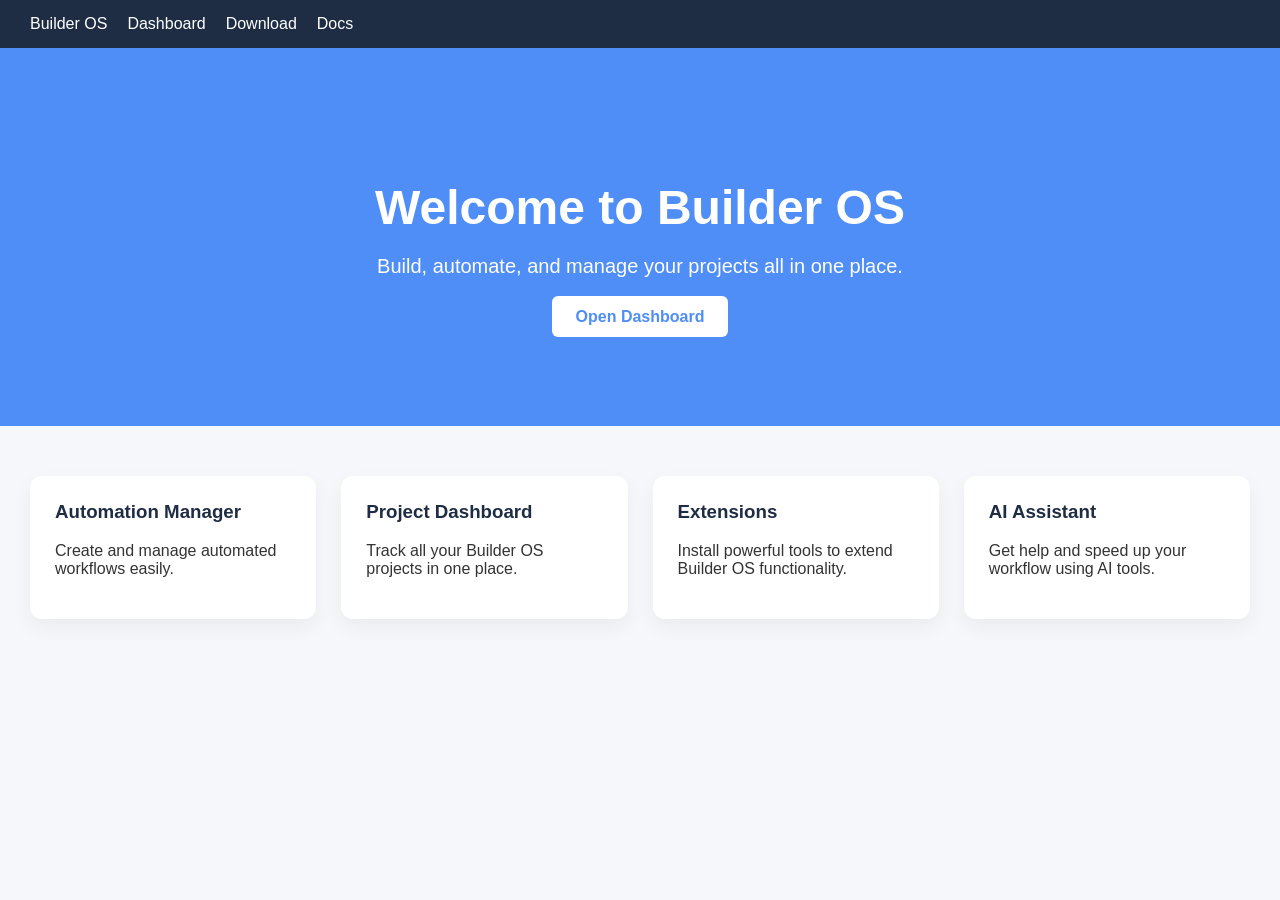
<file: index.html>
<!DOCTYPE html>
<html lang="en">
<head>
<meta charset="UTF-8">
<meta name="viewport" content="width=device-width, initial-scale=1.0">
<title>Builder OS</title>
<style>
body{margin:0;font-family:Arial,sans-serif;background:#f5f7fb;color:#333;}
.navbar{background:#1f2d44;color:white;padding:15px 30px;display:flex;align-items:center;}
.navbar a{color:white;margin-left:20px;text-decoration:none;}
.navbar a:hover{text-decoration:underline;}
.hero{padding:100px 30px;text-align:center;background:#4f8df7;color:white;}
.hero h1{font-size:48px;margin-bottom:20px;}
.hero p{font-size:20px;margin-bottom:30px;}
.hero a{background:white;color:#4f8df7;padding:12px 24px;border-radius:6px;text-decoration:none;font-weight:bold;}
.hero a:hover{background:#e0e0e0;}
.features{display:grid;grid-template-columns:repeat(auto-fit,minmax(250px,1fr));gap:25px;padding:50px 30px;}
.card{background:white;padding:25px;border-radius:12px;box-shadow:0 8px 20px rgba(0,0,0,0.05);}
.card h3{margin-top:0;color:#1f2d44;}
</style>
</head>
<body>
<div class="navbar">
Builder OS
<a href="dashboard.html">Dashboard</a>
<a href="download.html">Download</a>
<a href="docs.html">Docs</a>
</div>
<div class="hero">
<h1>Welcome to Builder OS</h1>
<p>Build, automate, and manage your projects all in one place.</p>
<a href="dashboard.html">Open Dashboard</a>
</div>
<div class="features">
<div class="card"><h3>Automation Manager</h3><p>Create and manage automated workflows easily.</p></div>
<div class="card"><h3>Project Dashboard</h3><p>Track all your Builder OS projects in one place.</p></div>
<div class="card"><h3>Extensions</h3><p>Install powerful tools to extend Builder OS functionality.</p></div>
<div class="card"><h3>AI Assistant</h3><p>Get help and speed up your workflow using AI tools.</p></div>
</div>
</body>
</html>
</file>
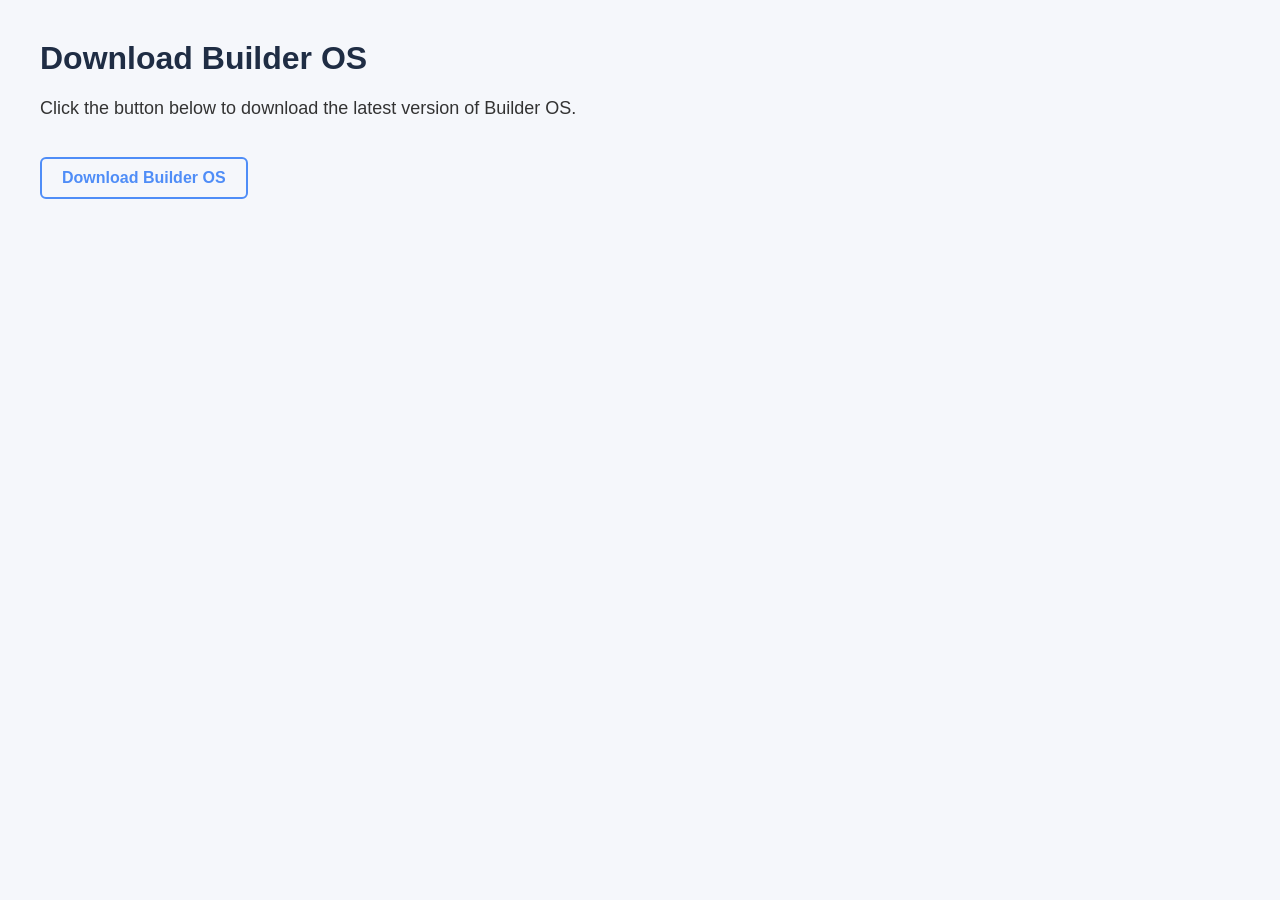
<file: download.html>
<!DOCTYPE html>
<html lang="en">
<head>
<meta charset="UTF-8">
<meta name="viewport" content="width=device-width, initial-scale=1.0">
<title>Download Builder OS</title>
<style>
body{
font-family:Arial, sans-serif;
margin:40px;
background:#f5f7fb;
color:#333;
}
h1{color:#1f2d44;}
p{font-size:18px;}
a{
color:#4f8df7;
text-decoration:none;
font-weight:bold;
padding:10px 20px;
border:2px solid #4f8df7;
border-radius:6px;
display:inline-block;
margin-top:20px;
}
a:hover{
background:#4f8df7;
color:white;
}
</style>
</head>
<body>

<h1>Download Builder OS</h1>
<p>Click the button below to download the latest version of Builder OS.</p>
<a href="assets/BuilderOS.zip" download>Download Builder OS</a>

</body>
</html>
</file>
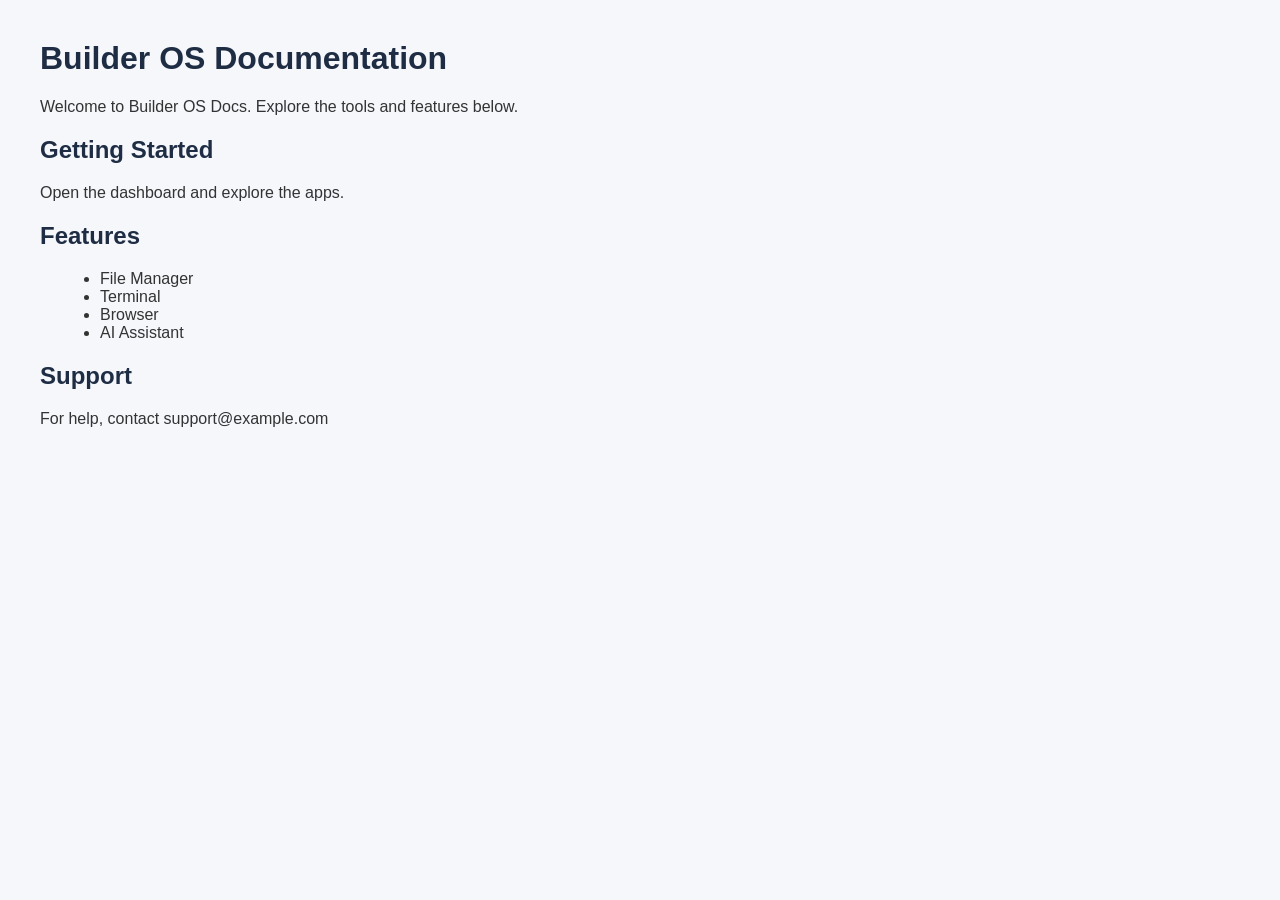
<file: docs/docpage.html>
<!DOCTYPE html>
<html lang="en">
<head>
<meta charset="UTF-8">
<meta name="viewport" content="width=device-width, initial-scale=1.0">
<title>Builder OS Docs</title>
<style>
body{margin:40px;font-family:Arial,sans-serif;background:#f5f7fb;color:#333;}
h1,h2{color:#1f2d44;}
a{color:#4f8df7;text-decoration:none;}
a:hover{text-decoration:underline;}
ul{margin-left:20px;}
</style>
</head>
<body>
<h1>Builder OS Documentation</h1>
<p>Welcome to Builder OS Docs. Explore the tools and features below.</p>

<h2>Getting Started</h2>
<p>Open the dashboard and explore the apps.</p>

<h2>Features</h2>
<ul>
<li>File Manager</li>
<li>Terminal</li>
<li>Browser</li>
<li>AI Assistant</li>
</ul>

<h2>Support</h2>
<p>For help, contact support@example.com</p>

</body>
</html>
</file>
